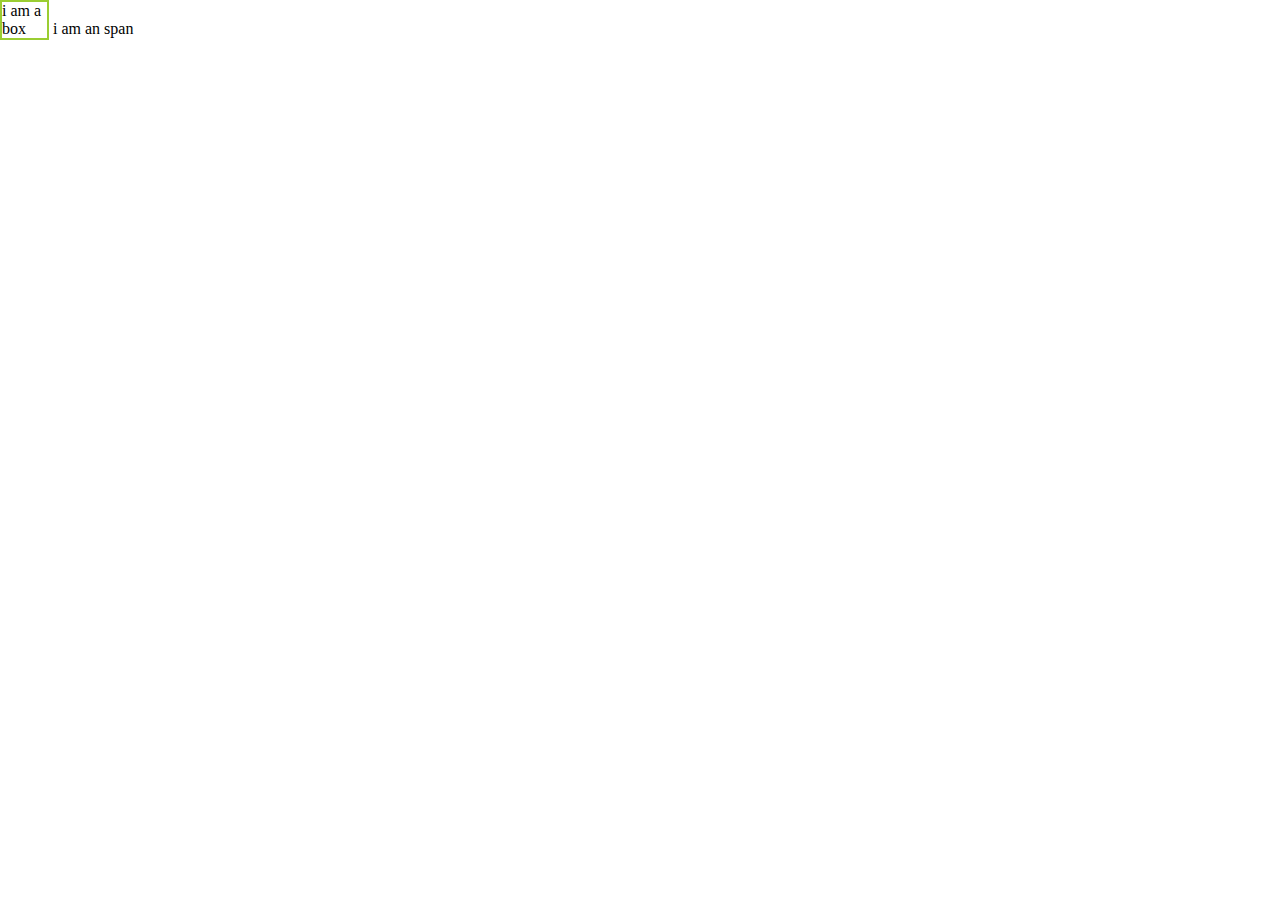
<file: css display properties/index.html>
<!DOCTYPE html>
 <html lang="en">
 <head>
    <meta charset="UTF-8">
    <meta name="viewport" content="width=device-width, initial-scale=1.0">
    <title>Document</title>
    <style>
        *{
            margin: 0;
            padding: 0;
        }
        .box{
            border: 2px solid yellowgreen;
            display: inline-block;
            width: 45px;
        }
    </style>
 </head>
 <body>
   <div class="box">
    i am a box
   </div> 
   <span class="in">i am an span</span>
 </body>
 </html>
</file>
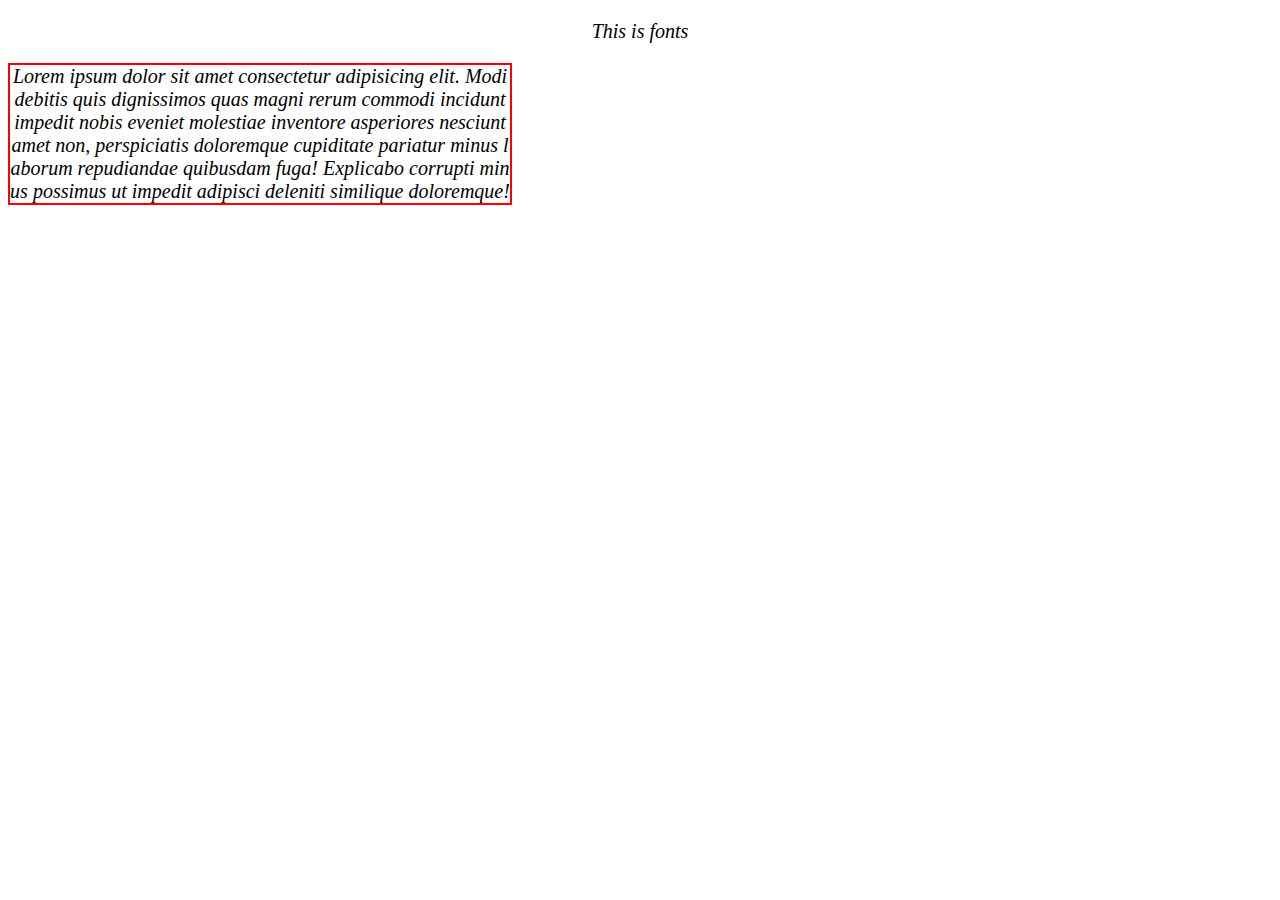
<file: Fonts/index.html>
<!DOCTYPE html>
<html lang="en">

<head>
    <meta charset="UTF-8">
    <meta name="viewport" content="width=device-width, initial-scale=1.0">
    <title>Document</title>

    <style>
        p {
            font-family: cursive;
            font-style: oblique;
            /* font-weight: 100;
            text-decoration: underline dotted; */
            font-size: 20px;
            /* line-height:4;
            letter-spacing:2px */
            /* text-decoration: underline;
            text-decoration-color: rgb(88, 178, 178);
            text-decoration-style: wavy; */
            /* text-indent: 160px; */
            text-align: center;
        }

        .hh {
            width: 500px;
            border: 2px solid red;
            text-overflow: initial;
            overflow: scroll;
            word-break: break-all;
        }
    </style>
</head>

<body>
    <div class="container">
        <p>This is fonts</p>
        <p class="hh">Lorem ipsum dolor sit amet consectetur adipisicing elit. Modi debitis quis dignissimos quas magni
            rerum commodi incidunt impedit nobis eveniet molestiae inventore asperiores nesciunt amet non, perspiciatis
            doloremque cupiditate pariatur minus laborum repudiandae quibusdam fuga! Explicabo corrupti minus possimus
            ut impedit adipisci deleniti similique doloremque!

        </p>
    </div>
</body>

</html>
</file>
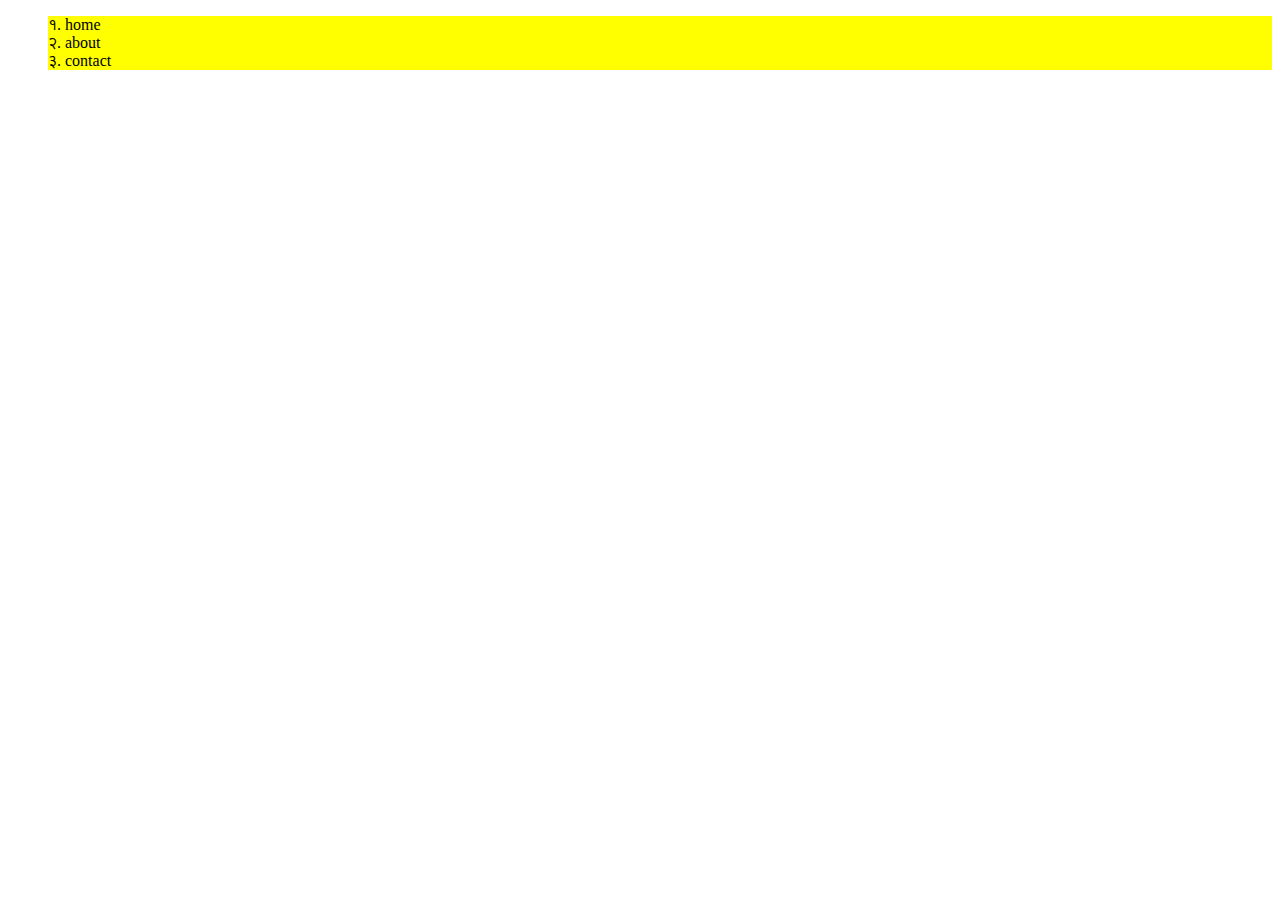
<file: List styling/index.html>
<!DOCTYPE html>
<html lang="en">

<head>
    <meta charset="UTF-8">
    <meta name="viewport" content="width=device-width, initial-scale=1.0">
    <title>Document</title>
    <style>
        nav ul li {
            list-style: devanagari;
            background-color: yellow;
            list-style-position: inside;
        }
    </style>
</head>

<body> 
    <nav>
        <ul>
            <li>home</li>
            <li>about</li>
            <li>contact</li>
        </ul>
    </nav>
</body>

</html>
</file>
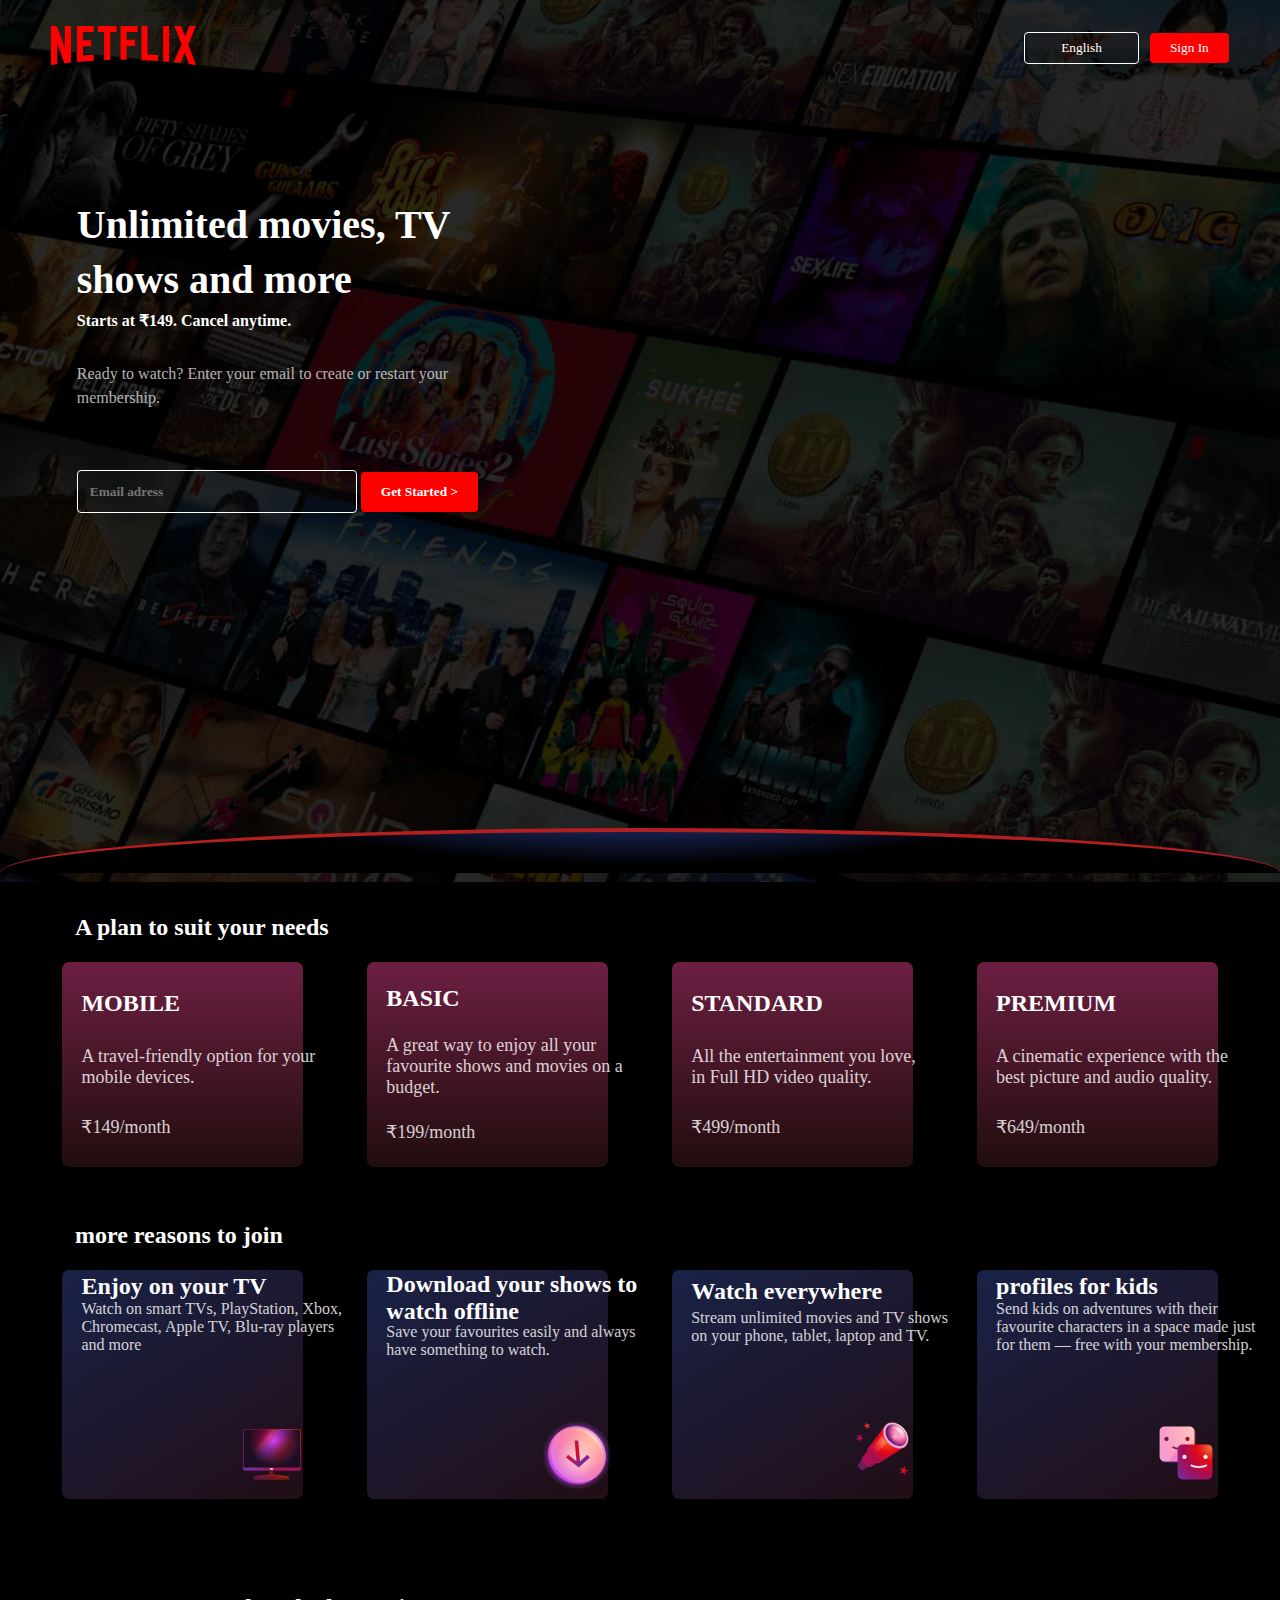
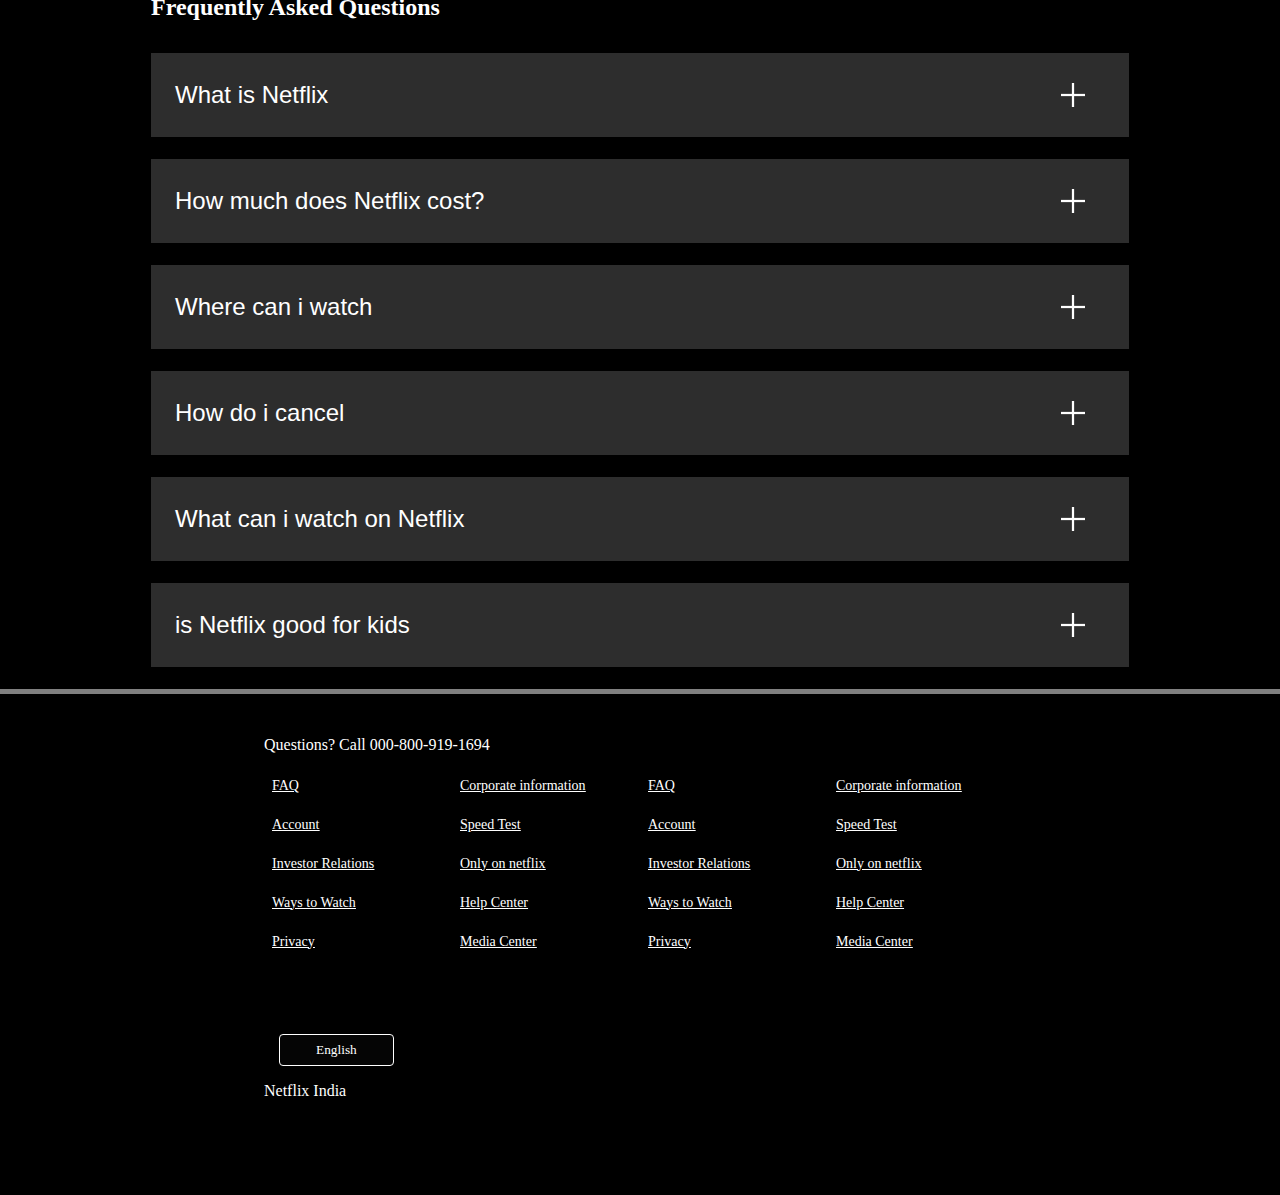
<file: Netflix/index.html>
<!DOCTYPE html>
<html lang="en">

<head>
    <meta charset="UTF-8">
    <meta name="viewport" content="width=device-width, initial-scale=1.0">
    <title>Document</title>
    <link rel="stylesheet" href="style.css">
</head>

<body>
    <div class="main">
        <nav>
            <span id="logo"><img width="85px" src="img/logo.svg" alt="" class="src"></span>
            <div>
                <button class="btn">English</button>
                <button class="sign">Sign In</button>
            </div>
        </nav>
        <div class="box01">
        </div>
        <div class="hero">

            <span class="write1">Unlimited movies, TV </span>
            <span class="write2">shows and more</span>
            <span class="write3"> Starts at ₹149. Cancel anytime.</span>
            <span class="write4">Ready to watch? Enter your email to create or restart your <span
                    class="membership">membership.</span> </span>
            <div class="place">
                <input type="text" placeholder="Email adress">
                <button class="get">Get Started ></button>
            </div>

        </div>
    </div>
    <div class="seperation">
    </div>
    <div class="flex1">

        <div class="text">
            A plan to suit your needs
        </div>
        <div class="box">
            <div class="box1 botI">
                <span class="bot1">MOBILE</span>
                <span class="bot2">A travel-friendly option for your mobile devices.</span>
                <span class="bot3">₹149/month</span>
            </div>
            <div class="box2 botII">
                <span class="bot11">BASIC</span>
                <span class="bot12">A great way to enjoy all your favourite shows and movies on a budget.
                </span>
                <span class="bot13">₹199/month
                </span>

            </div>
            <div class="box3 botIII">
                <span class="bot21">STANDARD</span>
                <span class="bot22">All the entertainment you love, in Full HD video quality.</span>
                <span class="bot23">₹499/month</span>
            </div>
            <div class="box4 botIV">
                <span class="bot31">PREMIUM</span>
                <span class="bot32">A cinematic experience with the best picture and audio quality.</span>
                <span class="bot33">₹649/month</span>
            </div>


        </div>
    </div>
    <div class="flex2">

        <div class="text2">more reasons to join
        </div>
        <div class="boxsec">
            <div class="box5 botV">
                <span class="bot41"> Enjoy on your TV</span>
                <span class="bot42">Watch on smart TVs, PlayStation, Xbox, Chromecast, Apple TV, Blu-ray players and
                    more</span>
                <span class="bot43"><svg width="72" height="72" viewBox="0 0 72 72" fill="none">
                        <g id="television-core-small">
                            <path id="Vector" fill-rule="evenodd" clip-rule="evenodd"
                                d="M37.2 53.3992C37.2 52.7365 36.6628 52.1992 36 52.1992H34.8C34.1373 52.1992 33.6 52.7365 33.6 53.3992V56.2636C33.6 56.9129 33.0834 57.4433 32.4347 57.4739C30.3013 57.5744 28.1719 57.7834 26.0546 58.1011L19.444 59.0926C18.2692 59.2688 17.4 60.2782 17.4 61.4662V62.0992C17.4 62.4304 17.6686 62.6992 18 62.6992H52.8C53.1314 62.6992 53.4 62.4304 53.4 62.0992V61.4662C53.4 60.2782 52.5309 59.2688 51.3561 59.0926L44.7454 58.1011C42.6282 57.7834 40.4987 57.5744 38.3653 57.4739C37.7167 57.4433 37.2 56.9129 37.2 56.2636V53.3992Z"
                                fill="url(#paint0_radial_5179_1308)"></path>
                            <path id="Vector_2"
                                d="M18.6 60.7388C18.6 60.2306 18.9587 59.796 19.4602 59.711C22.0196 59.2775 29.7585 58.0508 35.4 58.0508C41.0415 58.0508 48.7804 59.2775 51.3398 59.711C51.8412 59.796 52.2 60.2306 52.2 60.7388C52.2 60.902 52.0575 61.0268 51.8967 61.0004C50.1219 60.707 40.9704 59.2409 35.4 59.2409C29.8295 59.2409 20.678 60.707 18.9033 61.0004C18.7425 61.0268 18.6 60.902 18.6 60.7388Z"
                                fill="url(#paint1_radial_5179_1308)"></path>
                            <path id="Vector_3"
                                d="M63 12H8.99995C8.00584 12 7.19995 12.8059 7.19995 13.8V51.6C7.19995 52.5941 8.00584 53.4 8.99995 53.4H63C63.9941 53.4 64.8 52.5941 64.8 51.6V13.8C64.8 12.8059 63.9941 12 63 12Z"
                                fill="url(#paint2_linear_5179_1308)"></path>
                            <path id="Vector_4"
                                d="M63 12H8.99995C8.00584 12 7.19995 12.8059 7.19995 13.8V51.6C7.19995 52.5941 8.00584 53.4 8.99995 53.4H63C63.9941 53.4 64.8 52.5941 64.8 51.6V13.8C64.8 12.8059 63.9941 12 63 12Z"
                                fill="url(#paint3_radial_5179_1308)"></path>
                            <path id="Vector_5" fill-rule="evenodd" clip-rule="evenodd"
                                d="M8.99995 12.6H63C63.663 12.6 64.2 13.1372 64.2 13.8V50.4H7.79995V13.8C7.79995 13.1372 8.33719 12.6 8.99995 12.6ZM7.19995 50.4V13.8C7.19995 12.8059 8.00581 12 8.99995 12H63C63.9942 12 64.8 12.8059 64.8 13.8V50.4V51.6C64.8 52.5941 63.9942 53.4 63 53.4H8.99995C8.00581 53.4 7.19995 52.5941 7.19995 51.6V50.4Z"
                                fill="url(#paint4_radial_5179_1308)"></path>
                            <path id="Vector_6"
                                d="M35.4 52.8C36.3941 52.8 37.2 52.3971 37.2 51.9C37.2 51.4029 36.3941 51 35.4 51C34.4059 51 33.6 51.4029 33.6 51.9C33.6 52.3971 34.4059 52.8 35.4 52.8Z"
                                fill="url(#paint5_radial_5179_1308)"></path>
                        </g>
                        <defs>
                            <radialGradient id="paint0_radial_5179_1308" cx="0" cy="0" r="1"
                                gradientUnits="userSpaceOnUse"
                                gradientTransform="translate(50.3269 49.3723) rotate(118.526) scale(55.1579 46.2871)">
                                <stop stop-color="#802600"></stop>
                                <stop offset="0.333333" stop-color="#6F181D"></stop>
                                <stop offset="0.666667" stop-color="#5B1333"></stop>
                                <stop offset="1" stop-color="#391945"></stop>
                            </radialGradient>
                            <radialGradient id="paint1_radial_5179_1308" cx="0" cy="0" r="1"
                                gradientUnits="userSpaceOnUse"
                                gradientTransform="translate(48.1077 53.6128) rotate(158.116) scale(32.7275 42.219)">
                                <stop stop-color="#99421D"></stop>
                                <stop offset="0.333333" stop-color="#99161D"></stop>
                                <stop offset="0.666667" stop-color="#7D1845"></stop>
                                <stop offset="1" stop-color="#59216E"></stop>
                            </radialGradient>
                            <linearGradient id="paint2_linear_5179_1308" x1="10.4727" y1="14.9572" x2="56.1755"
                                y2="51.4814" gradientUnits="userSpaceOnUse">
                                <stop stop-color="#99161D"></stop>
                                <stop offset="0.245283" stop-color="#CA005B"></stop>
                                <stop offset="0.346698" stop-color="#FF479A"></stop>
                                <stop offset="0.46934" stop-color="#CC3CFF"></stop>
                                <stop offset="0.735849" stop-color="#BC1A22"></stop>
                                <stop offset="1" stop-color="#C94FF5"></stop>
                            </linearGradient>
                            <radialGradient id="paint3_radial_5179_1308" cx="0" cy="0" r="1"
                                gradientUnits="userSpaceOnUse"
                                gradientTransform="translate(38.6181 23.8286) rotate(90) scale(25.9571 25.8545)">
                                <stop stop-color="#1C0E20" stop-opacity="0"></stop>
                                <stop offset="1" stop-color="#1C0E20"></stop>
                            </radialGradient>
                            <radialGradient id="paint4_radial_5179_1308" cx="0" cy="0" r="1"
                                gradientUnits="userSpaceOnUse"
                                gradientTransform="translate(54 20.1938) rotate(144.293) scale(47.2897 44.8232)">
                                <stop stop-color="#EF7744"></stop>
                                <stop offset="0.333333" stop-color="#E50914"></stop>
                                <stop offset="0.666667" stop-color="#A70D53"></stop>
                                <stop offset="1" stop-color="#792A95"></stop>
                            </radialGradient>
                            <radialGradient id="paint5_radial_5179_1308" cx="0" cy="0" r="1"
                                gradientUnits="userSpaceOnUse"
                                gradientTransform="translate(36.525 51.3562) rotate(135) scale(4.58735)">
                                <stop stop-color="#FFDCCC"></stop>
                                <stop offset="0.333333" stop-color="#FFBDC0"></stop>
                                <stop offset="0.666667" stop-color="#F89DC6"></stop>
                                <stop offset="1" stop-color="#E4A1FA"></stop>
                            </radialGradient>
                        </defs>
                    </svg></span>
            </div>

            <div class="box6 botVI">
                <span class="bot51">Download your shows to watch offline</span>
                <span class="bot52"> Save your favourites easily and always have something to watch.
                </span>
                <span class="bot53">
                    <svg width="72" height="72" viewBox="0 0 72 72" fill="none">
                        <g id="download-core-small">
                            <path id="Vector"
                                d="M36 70.2008C54.8882 70.2008 70.2001 54.8889 70.2001 36.0008C70.2001 17.1126 54.8882 1.80078 36 1.80078C17.1119 1.80078 1.80005 17.1126 1.80005 36.0008C1.80005 54.8889 17.1119 70.2008 36 70.2008Z"
                                fill="url(#paint0_radial_5179_7940)"></path>
                            <path id="Vector_2" opacity="0.4"
                                d="M64.7658 36.195C65.5206 51.5916 53.7908 63.5824 38.5668 62.977C23.3428 62.3722 10.3893 49.4 9.63446 34.0034C8.87954 18.6068 20.6091 6.61594 35.8331 7.22116C51.0571 7.82638 64.0104 20.7984 64.7658 36.195Z"
                                fill="url(#paint1_radial_5179_7940)"></path>
                            <path id="Vector_3"
                                d="M62.3657 37.9958C63.1205 53.3924 51.3908 65.3832 36.1668 64.7778C20.9428 64.173 7.9893 51.2008 7.23444 35.8041C6.47952 20.4075 18.2091 8.41672 33.4331 9.02194C48.6571 9.62716 61.6103 22.5992 62.3657 37.9958Z"
                                fill="url(#paint2_radial_5179_7940)"></path>
                            <path id="Vector_4" opacity="0.5"
                                d="M64.7658 36.195C65.5206 51.5916 53.7908 63.5824 38.5668 62.977C23.3428 62.3722 10.3893 49.4 9.63446 34.0034C8.87954 18.6068 20.6091 6.61594 35.8331 7.22116C51.0571 7.82638 64.0104 20.7984 64.7658 36.195Z"
                                fill="url(#paint3_radial_5179_7940)"></path>
                            <path id="Vector_5" opacity="0.6"
                                d="M36.9 60.6C48.6636 60.6 58.2 51.0637 58.2 39.3C58.2 27.5363 48.6636 18 36.9 18C25.1363 18 15.6 27.5363 15.6 39.3C15.6 51.0637 25.1363 60.6 36.9 60.6Z"
                                fill="url(#paint4_radial_5179_7940)"></path>
                            <path id="Vector_6" fill-rule="evenodd" clip-rule="evenodd"
                                d="M39.0849 42.2727L46.3387 35.76L48.8945 38.5142L38.9118 47.477L37.8466 48.4333L36.6071 47.477L24.9899 38.5142L27.0434 35.76L35.4849 42.2727L33.6 21.6016H37.2L39.0849 42.2727Z"
                                fill="url(#paint5_radial_5179_7940)"></path>
                            <path id="Vector_7" opacity="0.4" fill-rule="evenodd" clip-rule="evenodd"
                                d="M61.6566 34.9618C61.7832 35.3893 62.391 35.3233 62.3694 34.878C61.6962 21.1369 50.1509 9.55975 36.5817 9.01957C34.4606 8.93515 32.4155 9.12541 30.4772 9.55909C30.0745 9.64915 30.1575 10.2082 30.5697 10.2246C45.0094 10.7979 57.6246 21.2971 61.6566 34.9618Z"
                                fill="url(#paint6_radial_5179_7940)"></path>
                        </g>
                        <defs>
                            <radialGradient id="paint0_radial_5179_7940" cx="0" cy="0" r="1"
                                gradientUnits="userSpaceOnUse"
                                gradientTransform="translate(36.0001 36.1837) rotate(-90) scale(34.3829)">
                                <stop offset="0.782019" stop-color="#982DBE"></stop>
                                <stop offset="0.906819" stop-color="#B038DC" stop-opacity="0.2"></stop>
                                <stop offset="1" stop-color="#E4A1FA" stop-opacity="0"></stop>
                            </radialGradient>
                            <radialGradient id="paint1_radial_5179_7940" cx="0" cy="0" r="1"
                                gradientUnits="userSpaceOnUse"
                                gradientTransform="translate(52.9937 20.0992) rotate(135) scale(49.9836)">
                                <stop stop-color="#FFDCCC"></stop>
                                <stop offset="0.333333" stop-color="#FFBDC0"></stop>
                                <stop offset="0.666667" stop-color="#F89DC6"></stop>
                                <stop offset="1" stop-color="#E4A1FA"></stop>
                            </radialGradient>
                            <radialGradient id="paint2_radial_5179_7940" cx="0" cy="0" r="1"
                                gradientUnits="userSpaceOnUse"
                                gradientTransform="translate(52.7999 19.6937) rotate(135) scale(53.1037)">
                                <stop stop-color="#FFA984"></stop>
                                <stop offset="0.333333" stop-color="#FF787F"></stop>
                                <stop offset="0.666667" stop-color="#F45FA2"></stop>
                                <stop offset="1" stop-color="#C44AF1"></stop>
                            </radialGradient>
                            <radialGradient id="paint3_radial_5179_7940" cx="0" cy="0" r="1"
                                gradientUnits="userSpaceOnUse"
                                gradientTransform="translate(52.9937 20.0992) rotate(135) scale(49.9836)">
                                <stop stop-color="#FFDCCC"></stop>
                                <stop offset="0.333333" stop-color="#FFBDC0"></stop>
                                <stop offset="0.666667" stop-color="#F89DC6"></stop>
                                <stop offset="1" stop-color="#E4A1FA"></stop>
                            </radialGradient>
                            <radialGradient id="paint4_radial_5179_7940" cx="0" cy="0" r="1"
                                gradientUnits="userSpaceOnUse" gradientTransform="translate(36.9 39.3) scale(21.3)">
                                <stop stop-color="white"></stop>
                                <stop offset="1" stop-color="white" stop-opacity="0"></stop>
                            </radialGradient>
                            <radialGradient id="paint5_radial_5179_7940" cx="0" cy="0" r="1"
                                gradientUnits="userSpaceOnUse"
                                gradientTransform="translate(31.2 32.1016) rotate(39.5226) scale(15.5567)">
                                <stop stop-color="#EF7744"></stop>
                                <stop offset="0.2406" stop-color="#E50914"></stop>
                                <stop offset="1" stop-color="#792A95"></stop>
                            </radialGradient>
                            <radialGradient id="paint6_radial_5179_7940" cx="0" cy="0" r="1"
                                gradientUnits="userSpaceOnUse"
                                gradientTransform="translate(50.7 21.3) rotate(-180) scale(30)">
                                <stop stop-color="white"></stop>
                                <stop offset="1" stop-color="white" stop-opacity="0"></stop>
                            </radialGradient>
                        </defs>
                    </svg>
                </span>

            </div>
            <div class="box7 botVII">
                <span class="bot61"> Watch everywhere</span>
                <span class="bot62"> Stream unlimited movies and TV shows on your phone, tablet, laptop and TV.</span>
                <span class="bot63"> <svg width="72" height="72" viewBox="0 0 72 72" fill="none">
                        <g id="telescope-core-small">
                            <path id="Vector"
                                d="M24.0492 36.6016L33.6 46.3898L17.8029 56.8633C17.8029 56.8633 15.8891 57.6983 13.625 55.2638C11.361 52.8293 12.1235 51.238 12.1235 51.238L24.0492 36.6016Z"
                                fill="url(#paint0_radial_5179_1664)"></path>
                            <path id="Vector_2"
                                d="M25.0344 34.1992L36 46.151L25.0616 53.8043C25.0616 53.8043 21.8289 55.0984 18.0987 51.0172C14.3686 46.9358 15.9198 44.5105 15.9198 44.5105L25.0344 34.1992Z"
                                fill="url(#paint1_radial_5179_1664)"></path>
                            <path id="Vector_3"
                                d="M39 13.0195L59.1 33.6788L32.5325 50.4142C32.5325 50.4142 28.7459 50.2552 24.3978 45.4897C20.0498 40.7243 21.4096 35.8101 21.4096 35.8101L39 13.0195Z"
                                fill="url(#paint2_radial_5179_1664)"></path>
                            <path id="Vector_4"
                                d="M57.6709 15.3516C63.1044 21.2807 63.9858 29.2883 59.6386 33.2371C55.2916 37.186 47.3628 35.5806 41.9292 29.6515C36.4954 23.7224 35.6145 15.7148 39.9615 11.766C44.3084 7.81716 52.2372 9.42252 57.6709 15.3516Z"
                                fill="url(#paint3_radial_5179_1664)"></path>
                            <path id="Vector_5"
                                d="M58.3787 31.255C54.8121 34.5032 48.2143 33.0817 43.6421 28.0798C39.07 23.078 38.2547 16.39 41.8213 13.1419C45.3879 9.89364 51.9857 11.3152 56.5579 16.3171C61.1298 21.3189 61.9452 28.0069 58.3787 31.255Z"
                                fill="url(#paint4_radial_5179_1664)"></path>
                            <path id="Vector_6" opacity="0.85"
                                d="M59.6783 28.823C60.576 24.1785 59.6544 20.5934 56.1603 16.6199C52.6662 12.6464 47.3508 10.8657 43.7796 12.7598C39.371 15.098 48.3734 13.5961 53.4577 19.5815C57.8259 24.724 58.8516 33.1009 59.6783 28.823Z"
                                fill="url(#paint5_radial_5179_1664)"></path>
                            <path id="Vector_7" opacity="0.4"
                                d="M50.3979 25.2452C50.4549 26.7239 49.2932 27.7677 47.8032 27.5766C46.3131 27.3856 45.059 26.032 45.002 24.5532C44.945 23.0745 46.1067 22.0307 47.5968 22.2218C49.0868 22.4128 50.341 23.7664 50.3979 25.2452Z"
                                fill="url(#paint6_radial_5179_1664)"></path>
                            <path id="Vector_8" opacity="0.6"
                                d="M36.9217 21.0039L26.4258 34.3627C26.3297 36.4604 28.2903 39.5534 30.0334 40.8344L41.2345 29.9105C39.6 28.2005 36.9591 24.1025 36.9217 21.0039Z"
                                fill="url(#paint7_radial_5179_1664)"></path>
                            <path id="Vector_9" fill-rule="evenodd" clip-rule="evenodd"
                                d="M20.0576 9.60156L21.479 11.7187L24 11.0654L22.3575 13.0272L23.7789 15.1444L21.3424 14.2397L19.7 16.2016L19.8365 13.6806L17.4 12.7759L19.9209 12.1225L20.0576 9.60156ZM58.776 52.8016L58.9623 56.4685L62.4 57.4188L59.0774 58.7347L59.2637 62.4016L57.0239 59.548L53.7014 60.8638L55.6397 57.7843L53.4 54.9307L56.8377 55.8811L58.776 52.8016ZM15.206 24.2101L15.8768 21.0016L13.4793 23.1964L10.6853 21.5563L11.9975 24.553L9.59998 26.7478L12.8085 26.405L14.1207 29.4016L14.7915 26.1931L18 25.8502L15.206 24.2101Z"
                                fill="url(#paint8_linear_5179_1664)"></path>
                        </g>
                        <defs>
                            <radialGradient id="paint0_radial_5179_1664" cx="0" cy="0" r="1"
                                gradientUnits="userSpaceOnUse"
                                gradientTransform="translate(36.6875 32.7016) rotate(135) scale(34.9134)">
                                <stop stop-color="#99421D"></stop>
                                <stop offset="0.333333" stop-color="#99161D"></stop>
                                <stop offset="0.666667" stop-color="#7D1845"></stop>
                                <stop offset="1" stop-color="#59216E"></stop>
                            </radialGradient>
                            <radialGradient id="paint1_radial_5179_1664" cx="0" cy="0" r="1"
                                gradientUnits="userSpaceOnUse"
                                gradientTransform="translate(42.5937 27.2992) rotate(135) scale(44.5477 44.5279)">
                                <stop stop-color="#EF7744"></stop>
                                <stop offset="0.333333" stop-color="#E50914"></stop>
                                <stop offset="0.666667" stop-color="#A70D53"></stop>
                                <stop offset="1" stop-color="#792A95"></stop>
                            </radialGradient>
                            <radialGradient id="paint2_radial_5179_1664" cx="0" cy="0" r="1"
                                gradientUnits="userSpaceOnUse"
                                gradientTransform="translate(42.3 29.106) rotate(135) scale(31.8127)">
                                <stop stop-color="#FB540D"></stop>
                                <stop offset="0.333333" stop-color="#E50914"></stop>
                                <stop offset="0.666667" stop-color="#A70D53"></stop>
                                <stop offset="1" stop-color="#792A95"></stop>
                            </radialGradient>
                            <radialGradient id="paint3_radial_5179_1664" cx="0" cy="0" r="1"
                                gradientUnits="userSpaceOnUse"
                                gradientTransform="translate(57.675 14.7078) rotate(134.326) scale(24.0433 24.0367)">
                                <stop stop-color="#FFDCCC"></stop>
                                <stop offset="0.333333" stop-color="#FFBDC0"></stop>
                                <stop offset="0.666667" stop-color="#F89DC6"></stop>
                                <stop offset="1" stop-color="#E4A1FA"></stop>
                            </radialGradient>
                            <radialGradient id="paint4_radial_5179_1664" cx="0" cy="0" r="1"
                                gradientUnits="userSpaceOnUse"
                                gradientTransform="translate(52.1305 21.273) rotate(141.875) scale(9.87138 12.8159)">
                                <stop offset="0.307292" stop-color="#F89DC6"></stop>
                                <stop offset="0.645392" stop-color="#E75094"></stop>
                                <stop offset="1" stop-color="#59216E"></stop>
                            </radialGradient>
                            <radialGradient id="paint5_radial_5179_1664" cx="0" cy="0" r="1"
                                gradientUnits="userSpaceOnUse"
                                gradientTransform="translate(55.8 15.6) rotate(135) scale(13.1522)">
                                <stop stop-color="white"></stop>
                                <stop offset="1" stop-color="white" stop-opacity="0"></stop>
                            </radialGradient>
                            <radialGradient id="paint6_radial_5179_1664" cx="0" cy="0" r="1"
                                gradientUnits="userSpaceOnUse"
                                gradientTransform="translate(49.2362 22.9648) rotate(131.079) scale(5.08644 6.006)">
                                <stop stop-color="white"></stop>
                                <stop offset="1" stop-color="white" stop-opacity="0"></stop>
                            </radialGradient>
                            <radialGradient id="paint7_radial_5179_1664" cx="0" cy="0" r="1"
                                gradientUnits="userSpaceOnUse"
                                gradientTransform="translate(36.8758 29.1353) rotate(137.622) scale(13.5764)">
                                <stop stop-color="#FFA984"></stop>
                                <stop offset="1" stop-color="#F7636B" stop-opacity="0"></stop>
                            </radialGradient>
                            <linearGradient id="paint8_linear_5179_1664" x1="44.65" y1="27.9016" x2="24.25" y2="48.3016"
                                gradientUnits="userSpaceOnUse">
                                <stop stop-color="#EF7744"></stop>
                                <stop offset="0.333333" stop-color="#E50914"></stop>
                                <stop offset="0.666667" stop-color="#A70D53"></stop>
                                <stop offset="1" stop-color="#792A95"></stop>
                            </linearGradient>
                        </defs>
                    </svg></span>
            </div>

            <div class="box8 botVIII">
                <span class="bot71"> profiles for kids</span>
                <span class="bot72"> Send kids on adventures with their favourite characters in a space made just for
                    them — free with your membership.</span>
                <span class="bot73"> <svg width="72" height="72" viewBox="0 0 72 72" fill="none">
                        <g id="profiles-core-small">
                            <path id="Vector"
                                d="M10.8 15.6008C10.8 12.9499 12.949 10.8008 15.5999 10.8008H40.8C43.4509 10.8008 45.6 12.9498 45.6 15.6008V40.8007C45.6 43.4516 43.4509 45.6007 40.8 45.6007H15.6C12.949 45.6007 10.8 43.4517 10.8 40.8007V15.6008Z"
                                fill="url(#paint0_radial_5179_7919)"></path>
                            <path id="Vector_2"
                                d="M9.59998 14.4016C9.59998 11.7506 11.749 9.60162 14.4 9.60156H39.6C42.251 9.60156 44.4 11.7506 44.4 14.4016V39.6015C44.4 42.2525 42.251 44.4015 39.6 44.4015H14.4C11.749 44.4016 9.59998 42.2525 9.59998 39.6015V14.4016Z"
                                fill="url(#paint1_radial_5179_7919)"></path>
                            <path id="Vector_3"
                                d="M18.6 21.9008C18.6 23.0606 17.6598 24.0008 16.5 24.0008C15.3402 24.0008 14.4 23.0606 14.4 21.9008C14.4 20.741 15.3402 19.8008 16.5 19.8008C17.6598 19.8008 18.6 20.741 18.6 21.9008Z"
                                fill="url(#paint2_radial_5179_7919)"></path>
                            <path id="Vector_4"
                                d="M39.6 21.9008C39.6 23.0606 38.6598 24.0008 37.5 24.0008C36.3402 24.0008 35.4 23.0606 35.4 21.9008C35.4 20.741 36.3402 19.8008 37.5 19.8008C38.6598 19.8008 39.6 20.741 39.6 21.9008Z"
                                fill="url(#paint3_radial_5179_7919)"></path>
                            <path id="Vector_5"
                                d="M23.6713 29.4501C23.2437 29.1967 22.6917 29.3379 22.4383 29.7655C22.1848 30.1932 22.3261 30.7452 22.7537 30.9986C23.8254 31.6337 26.769 32.7744 30.6375 32.7744C34.506 32.7744 37.4497 31.6337 38.5213 30.9986C38.949 30.7452 39.0902 30.1932 38.8368 29.7655C38.5834 29.3379 38.0313 29.1967 37.6037 29.4501C36.8191 29.9151 34.194 30.9744 30.6375 30.9744C27.081 30.9744 24.456 29.9151 23.6713 29.4501Z"
                                fill="url(#paint4_radial_5179_7919)"></path>
                            <path id="Vector_6" opacity="0.35"
                                d="M19.2 44.4016H28.2L32.4 27.6016C30.2787 28.1801 28.4542 29.5387 27.2921 31.4053L19.2 44.4016Z"
                                fill="url(#paint5_radial_5179_7919)"></path>
                            <path id="Vector_7"
                                d="M27.6 32.4016C27.6 29.7506 29.749 27.6016 32.4 27.6016L57.6 27.6016C60.2508 27.6016 62.4 29.7506 62.4 32.4016V57.6015C62.4 60.2524 60.2508 62.4016 57.6 62.4016H32.4C29.749 62.4016 27.6 60.2524 27.6 57.6016V32.4016Z"
                                fill="url(#paint6_radial_5179_7919)"></path>
                            <path id="Vector_8"
                                d="M36.6 39.9008C36.6 41.0606 35.6598 42.0008 34.5 42.0008C33.3402 42.0008 32.4 41.0606 32.4 39.9008C32.4 38.741 33.3402 37.8008 34.5 37.8008C35.6598 37.8008 36.6 38.741 36.6 39.9008Z"
                                fill="url(#paint7_radial_5179_7919)"></path>
                            <path id="Vector_9"
                                d="M57.6 39.9008C57.6 41.0606 56.6598 42.0008 55.5 42.0008C54.3402 42.0008 53.4 41.0606 53.4 39.9008C53.4 38.741 54.3402 37.8008 55.5 37.8008C56.6598 37.8008 57.6 38.741 57.6 39.9008Z"
                                fill="url(#paint8_radial_5179_7919)"></path>
                            <path id="Vector_10"
                                d="M41.8213 47.6025C41.3937 47.349 40.8416 47.4903 40.5882 47.9179C40.3348 48.3455 40.476 48.8976 40.9037 49.1509C41.9753 49.786 44.919 50.9267 48.7875 50.9267C52.656 50.9267 55.5996 49.786 56.6713 49.1509C57.0989 48.8976 57.2402 48.3455 56.9867 47.9179C56.7333 47.4903 56.1813 47.349 55.7537 47.6025C54.969 48.0674 52.344 49.1267 48.7875 49.1267C45.231 49.1267 42.6059 48.0674 41.8213 47.6025Z"
                                fill="url(#paint9_radial_5179_7919)"></path>
                        </g>
                        <defs>
                            <radialGradient id="paint0_radial_5179_7919" cx="0" cy="0" r="1"
                                gradientUnits="userSpaceOnUse"
                                gradientTransform="translate(39.075 17.6882) rotate(135) scale(32.8097)">
                                <stop stop-color="#99421D"></stop>
                                <stop offset="0.333333" stop-color="#99161D"></stop>
                                <stop offset="0.666667" stop-color="#7D1845"></stop>
                                <stop offset="1" stop-color="#59216E"></stop>
                            </radialGradient>
                            <radialGradient id="paint1_radial_5179_7919" cx="0" cy="0" r="1"
                                gradientUnits="userSpaceOnUse"
                                gradientTransform="translate(62.4 8.70157) rotate(133.87) scale(75.3216)">
                                <stop stop-color="#FFDCCC"></stop>
                                <stop offset="0.333333" stop-color="#FFBDC0"></stop>
                                <stop offset="0.666667" stop-color="#F89DC6"></stop>
                                <stop offset="1" stop-color="#E4A1FA"></stop>
                            </radialGradient>
                            <radialGradient id="paint2_radial_5179_7919" cx="0" cy="0" r="1"
                                gradientUnits="userSpaceOnUse"
                                gradientTransform="translate(60.3 11.1008) rotate(133.939) scale(68.7426 55.9547)">
                                <stop stop-color="#99421D"></stop>
                                <stop offset="0.333333" stop-color="#99161D"></stop>
                                <stop offset="0.666667" stop-color="#7D1845"></stop>
                                <stop offset="1" stop-color="#59216E"></stop>
                            </radialGradient>
                            <radialGradient id="paint3_radial_5179_7919" cx="0" cy="0" r="1"
                                gradientUnits="userSpaceOnUse"
                                gradientTransform="translate(60.3 11.1008) rotate(133.939) scale(68.7426 55.9547)">
                                <stop stop-color="#99421D"></stop>
                                <stop offset="0.333333" stop-color="#99161D"></stop>
                                <stop offset="0.666667" stop-color="#7D1845"></stop>
                                <stop offset="1" stop-color="#59216E"></stop>
                            </radialGradient>
                            <radialGradient id="paint4_radial_5179_7919" cx="0" cy="0" r="1"
                                gradientUnits="userSpaceOnUse"
                                gradientTransform="translate(60.3 11.0994) rotate(133.939) scale(68.7426 55.9548)">
                                <stop stop-color="#99421D"></stop>
                                <stop offset="0.333333" stop-color="#99161D"></stop>
                                <stop offset="0.666667" stop-color="#7D1845"></stop>
                                <stop offset="1" stop-color="#59216E"></stop>
                            </radialGradient>
                            <radialGradient id="paint5_radial_5179_7919" cx="0" cy="0" r="1"
                                gradientUnits="userSpaceOnUse"
                                gradientTransform="translate(39.6 27.9016) rotate(135) scale(23.3345)">
                                <stop stop-color="#FFA984"></stop>
                                <stop offset="0.333333" stop-color="#FF787F"></stop>
                                <stop offset="0.666667" stop-color="#F45FA2"></stop>
                                <stop offset="1" stop-color="#C44AF1"></stop>
                            </radialGradient>
                            <radialGradient id="paint6_radial_5179_7919" cx="0" cy="0" r="1"
                                gradientUnits="userSpaceOnUse"
                                gradientTransform="translate(61.8 29.7016) rotate(135) scale(43.2749)">
                                <stop stop-color="#EF7744"></stop>
                                <stop offset="0.333333" stop-color="#E50914"></stop>
                                <stop offset="0.666667" stop-color="#A70D53"></stop>
                                <stop offset="1" stop-color="#792A95"></stop>
                            </radialGradient>
                            <radialGradient id="paint7_radial_5179_7919" cx="0" cy="0" r="1"
                                gradientUnits="userSpaceOnUse"
                                gradientTransform="translate(62.1 11.1008) rotate(137.146) scale(73.6614 60.3576)">
                                <stop stop-color="#FFDCCC"></stop>
                                <stop offset="0.333333" stop-color="#FDF6F6"></stop>
                                <stop offset="0.666667" stop-color="#FADCE9"></stop>
                                <stop offset="1" stop-color="#E4A1FA"></stop>
                            </radialGradient>
                            <radialGradient id="paint8_radial_5179_7919" cx="0" cy="0" r="1"
                                gradientUnits="userSpaceOnUse"
                                gradientTransform="translate(62.1 11.1008) rotate(137.146) scale(73.6614 60.3576)">
                                <stop stop-color="#FFDCCC"></stop>
                                <stop offset="0.333333" stop-color="#FDF6F6"></stop>
                                <stop offset="0.666667" stop-color="#FADCE9"></stop>
                                <stop offset="1" stop-color="#E4A1FA"></stop>
                            </radialGradient>
                            <radialGradient id="paint9_radial_5179_7919" cx="0" cy="0" r="1"
                                gradientUnits="userSpaceOnUse"
                                gradientTransform="translate(62.1 11.1017) rotate(137.146) scale(73.6614 60.3576)">
                                <stop stop-color="#FFDCCC"></stop>
                                <stop offset="0.333333" stop-color="#FDF6F6"></stop>
                                <stop offset="0.666667" stop-color="#FADCE9"></stop>
                                <stop offset="1" stop-color="#E4A1FA"></stop>
                            </radialGradient>
                        </defs>
                    </svg></span>
            </div>

        </div>
    </div>
    </div>
    </div>
    </div>
    

    </div>
    <section class="faq">
    <h2>Frequently Asked Questions</h2>
<div class="allbox">
        <div class="faqbox">
            <span>What is Netflix</span>
            <svg id="plussvg" width="24" height="24" viewBox="0 0 24 24" fill="white" xmlns="http://www.w3.org/2000/svg">
                <path d="M12 4V20" stroke="white" stroke-width="1.5" stroke-linejoin="round"/>
                <path d="M4 12H20" stroke="white" stroke-width="1.5" stroke-linejoin="round"/>
            </svg>
            
        </div>

        <div class="faqbox">
            <span>How much does Netflix cost?</span>
            <svg id="plussvg" width="24" height="24" viewBox="0 0 24 24" fill="white" xmlns="http://www.w3.org/2000/svg">
                <path d="M12 4V20" stroke="white" stroke-width="1.5" stroke-linejoin="round"/>
                <path d="M4 12H20" stroke="white" stroke-width="1.5" stroke-linejoin="round"/>
            </svg>
            
        </div><div class="faqbox">
            <span>Where can i watch</span>
            <svg id="plussvg" width="24" height="24" viewBox="0 0 24 24" fill="white" xmlns="http://www.w3.org/2000/svg">
                <path d="M12 4V20" stroke="white" stroke-width="1.5" stroke-linejoin="round"/>
                <path d="M4 12H20" stroke="white" stroke-width="1.5" stroke-linejoin="round"/>
            </svg>
            
        </div><div class="faqbox">
            <span>How do i cancel</span>
            <svg id="plussvg" width="24" height="24" viewBox="0 0 24 24" fill="white" xmlns="http://www.w3.org/2000/svg">
                <path d="M12 4V20" stroke="white" stroke-width="1.5" stroke-linejoin="round"/>
                <path d="M4 12H20" stroke="white" stroke-width="1.5" stroke-linejoin="round"/>
            </svg>
            
        </div><div class="faqbox">
            <span>What can i watch on Netflix</span>
            <svg id="plussvg" width="24" height="24" viewBox="0 0 24 24" fill="white" xmlns="http://www.w3.org/2000/svg">
                <path d="M12 4V20" stroke="white" stroke-width="1.5" stroke-linejoin="round"/>
                <path d="M4 12H20" stroke="white" stroke-width="1.5" stroke-linejoin="round"/>
            </svg>
            
        </div>
    
    
    <div class="faqbox">
        <span>is Netflix good for kids</span>
        <svg id="plussvg" width="24" height="24" viewBox="0 0 24 24" fill="white" xmlns="http://www.w3.org/2000/svg">
            <path d="M12 4V20" stroke="white" stroke-width="1.5" stroke-linejoin="round"/>
            <path d="M4 12H20" stroke="white" stroke-width="1.5" stroke-linejoin="round"/>
        </svg>
        
    </div>
</div>
</section>

<div class="sepration"></div>

<footer>
    <div>Questions? Call 000-800-919-1694</div>
    <div class="footer">
        
    <div class="footer-items">
        
        <a href="faq">FAQ</a>
        <a href="faq">Account</a>
        <a href="faq">Investor Relations</a>
        <a href="faq">Ways to Watch </a>
        <a href="faq">Privacy</a>
    </div>
    <div class="footer-items">
        <a href="faq">Corporate information</a>
        <a href="faq">Speed Test</a>
        <a href="faq">Only on netflix</a>
        <a href="faq">Help Center</a>
        <a href="faq">Media Center</a>
    </div>
    <div class="footer-items">
        <a href="faq">FAQ</a>
        <a href="faq">Account</a>
        <a href="faq">Investor Relations</a>
        <a href="faq">Ways to Watch </a>
        <a href="faq">Privacy</a>
    </div>
    <div class="footer-items">
        <a href="faq">Corporate information</a>
        <a href="faq">Speed Test</a>
        <a href="faq">Only on netflix</a>
        <a href="faq">Help Center</a>
        <a href="faq">Media Center</a>
    </div>
    </div>
    <div>
  <button class="btn2">English</button>
    </div>
<div class="netflixindia">
    Netflix India
</div>
</footer>

</body>

</html>
</file>
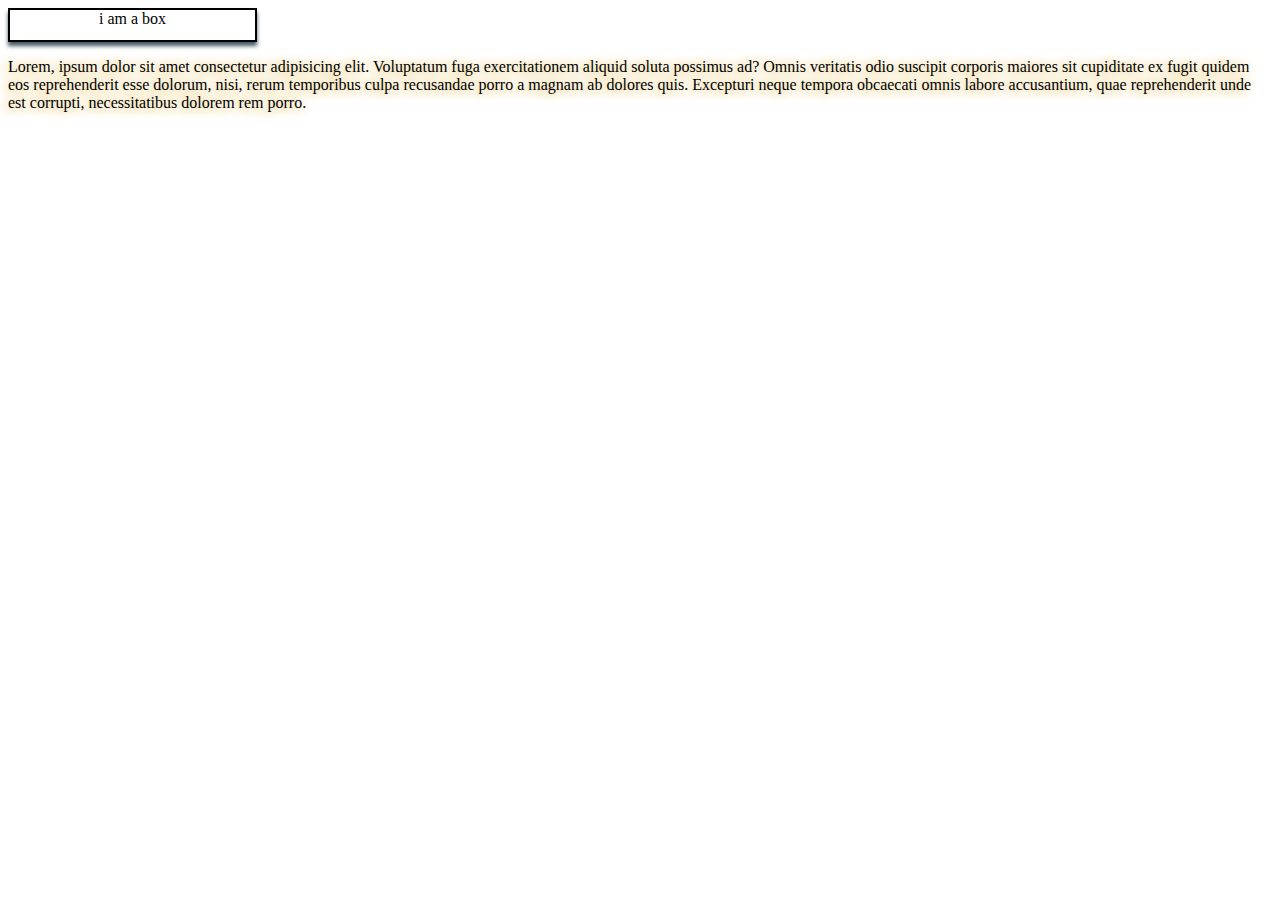
<file: outline and shadows/index.html>
<!DOCTYPE html>
<html lang="en">

<head>
    <meta charset="UTF-8">
    <meta name="viewport" content="width=device-width, initial-scale=1.0">
    <title>Document</title>
    <style>
        .box {
            width: 245px;
            height: 30px;
            border: 2px solid black;
            text-align: center;
            box-shadow: 0px 4px 4px #455A64;

        }
        .hi{
            text-shadow: -3px 1px 12px #daa520f5;
        }
    </style>
</head>

<body>
    <div class="box">

        i am a box
    </div>
    <p class="hi">
        Lorem, ipsum dolor sit amet consectetur adipisicing elit. Voluptatum fuga exercitationem aliquid soluta possimus
        ad? Omnis veritatis odio suscipit corporis maiores sit cupiditate ex fugit quidem eos reprehenderit esse
        dolorum, nisi, rerum temporibus culpa recusandae porro a magnam ab dolores quis. Excepturi neque tempora
        obcaecati omnis labore accusantium, quae reprehenderit unde est corrupti, necessitatibus dolorem rem porro.
    </p>
</body>

</html>
</file>
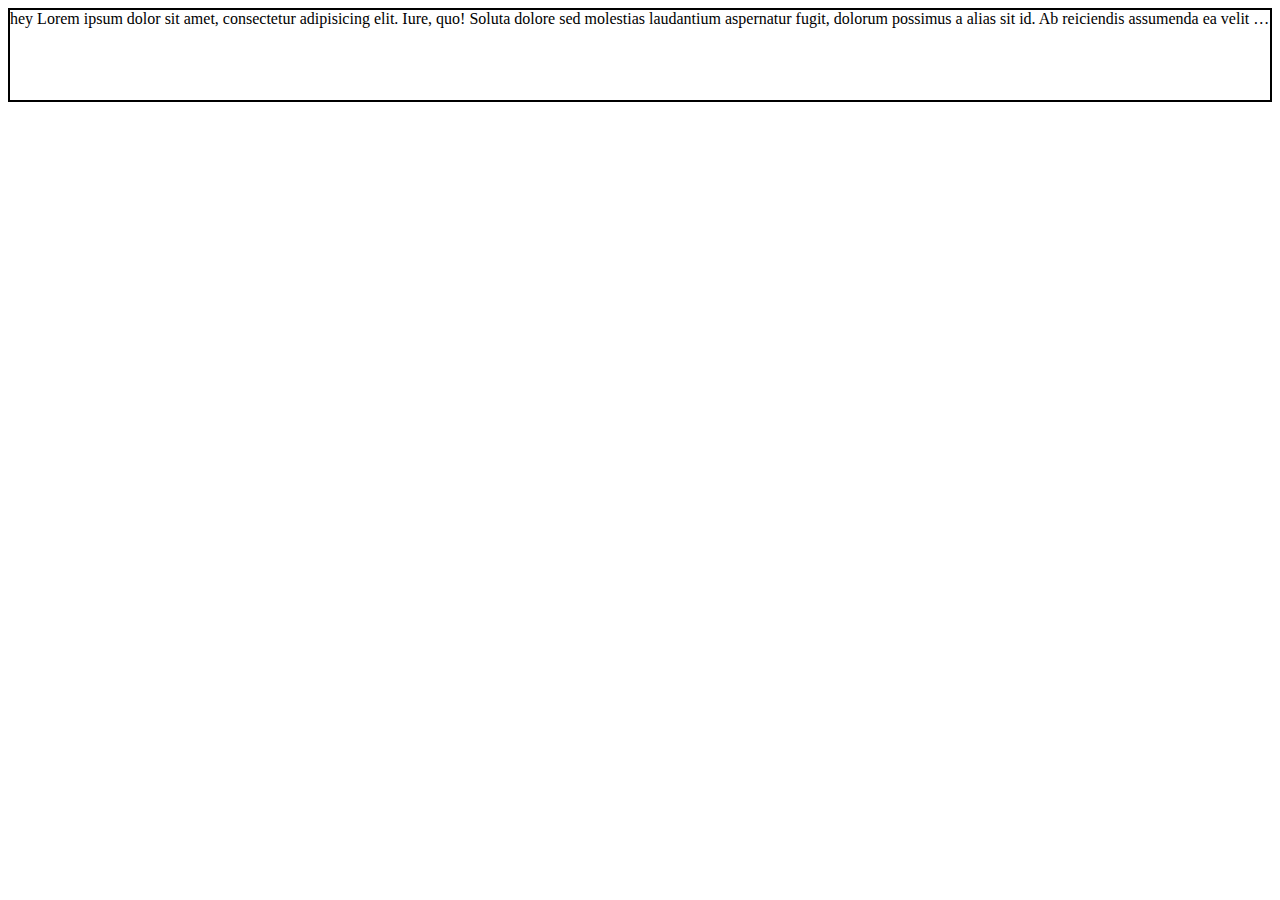
<file: overflow/index.html>
<!DOCTYPE html>
<html lang="en">

<head>
    <meta charset="UTF-8">
    <meta name="viewport" content="width=device-width, initial-scale=1.0">
    <title>Document</title>
    <style>
.box{
    width: 106 vh;
    height:10vh;
    border: 2px solid black;
    overflow: scroll;
    white-space: nowrap;
    text-overflow: ellipsis;
}
    </style>
</head>

<body>
    <div class="box">
        hey Lorem ipsum dolor sit amet, consectetur adipisicing elit. Iure, quo! Soluta dolore sed molestias laudantium
        aspernatur fugit, dolorum possimus a alias sit id. Ab reiciendis assumenda ea velit ipsum accusamus aliquid
        voluptas, deleniti quae consectetur ducimus officia porro animi? Deleniti recusandae autem itaque deserunt quod
        quidem earum assumenda. Et molestias nisi error ex, quam excepturi in.
    </div>
</body>

</html>
</file>
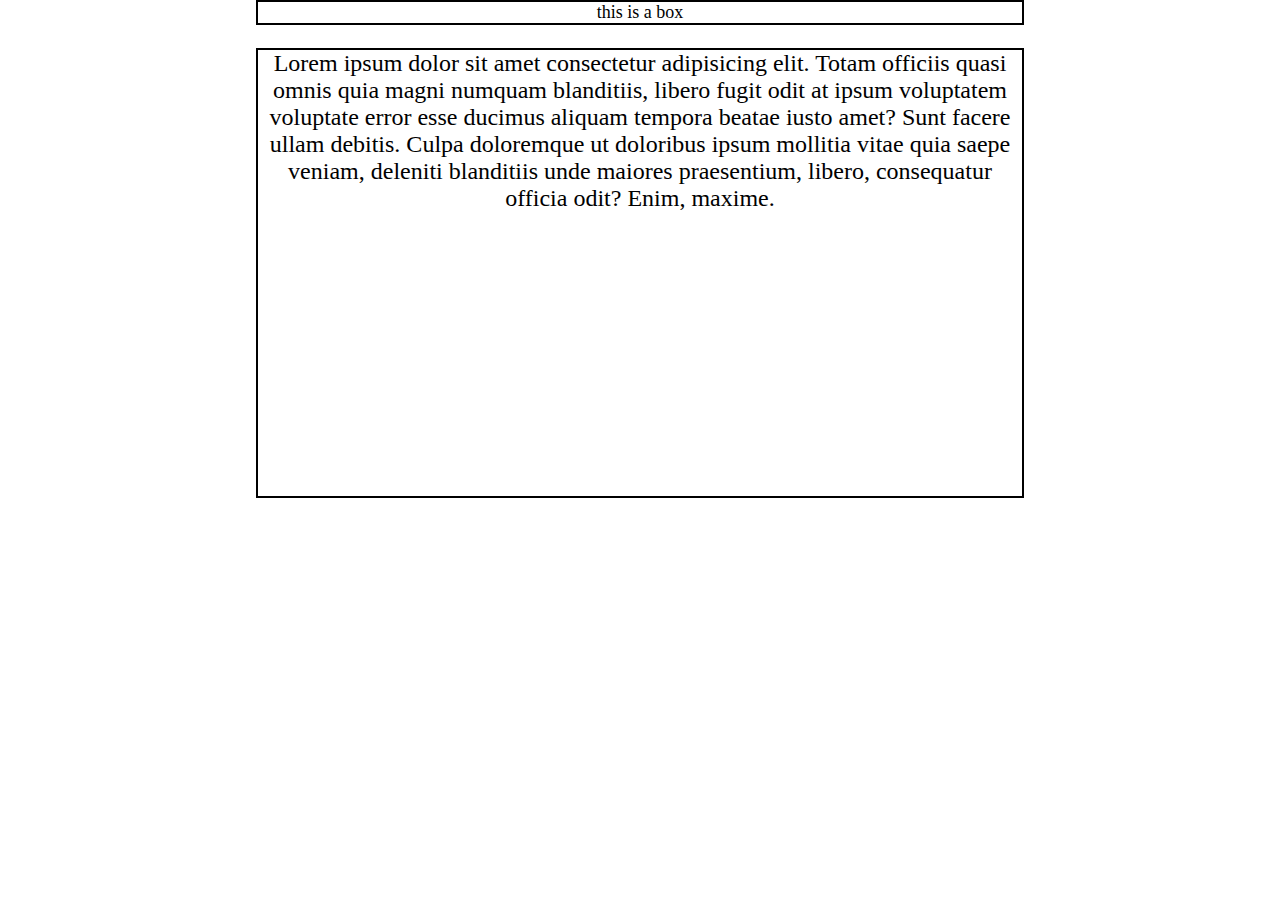
<file: sizing/index.html>
<!DOCTYPE html>
<html lang="en">

<head>
    <meta charset="UTF-8">
    <meta name="viewport" content="width=device-width, initial-scale=1.0">
    <title>Document</title>
    <style>
        * {
            margin: 0;
            padding: 0;
        }

        html{
            font-size: 12px;
        }

        .box {
            border: 2px solid black;
            box-sizing: border-box;
            width: 60vw;
            margin: auto;
            font-size: 18px;
            text-align: center;

        }
        .container{
            border: 2px solid black;
            box-sizing: border-box;
            width: 60vw;
            height:50vh;
            /* font-size: 2em; */
            font-size: 2rem;
            margin: 23px auto;
            text-align: center;
        }
    </style>
</head>

<body>
    <div class="box">
        this is a box
    </div>
    <div class="container">
        Lorem ipsum dolor sit amet consectetur adipisicing elit. Totam officiis quasi omnis quia magni numquam
        blanditiis, libero fugit odit at ipsum voluptatem voluptate error esse ducimus aliquam tempora beatae iusto
        amet? Sunt facere ullam debitis. Culpa doloremque ut doloribus ipsum mollitia vitae quia saepe veniam, deleniti
        blanditiis unde maiores praesentium, libero, consequatur officia odit? Enim, maxime.
    </div>
</body>

</html>
</file>
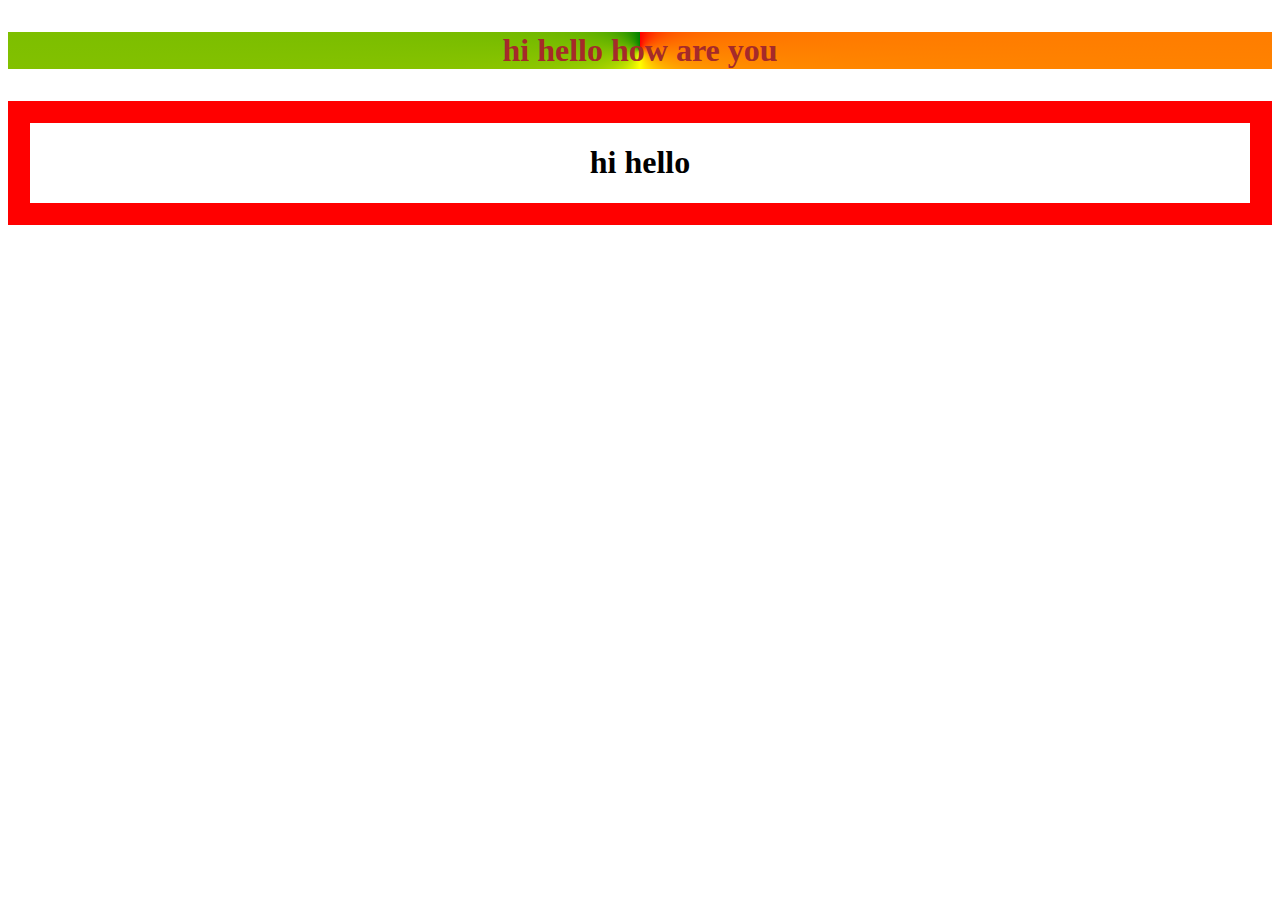
<file: Basic/basic.html>
<!DOCTYPE html>
<html lang="en">

<head>
    <meta charset="UTF-8">
    <meta name="viewport" content="width=device-width, initial-scale=1.0">
    <link href="basics.css" rel="stylesheet" />

    <title>css basics</title>
</head>

<body>
    <div class="container" id="hi">
        <h1>
<p>hi hello how are you</p>
</h1>
        </div>
        <div class="hello">
<h1>hi hello</h1>
        </div>
</body>

</html>
</file>
<file: Netflix/style.css>
* {
    margin: 0;
    padding: 0;

}

body{
    background: black;
    overflow-x: hidden;
    
}

.main {
    background-color: black;
    background-image: url("img/img.jpg");
    background-repeat: no-repeat;
    background-position: center center;
    height: 98vh;
    background-size: max(1700px, 100vw);
    position: relative;

}
.main img.jpg{
width: 5vw;
}

.main .box01 {
    height: 98vh;
    width: 100%;
    opacity: 0.79;
    background-color: black;
    position: absolute;
    top: 0%;
    justify-content: center;
    

}


nav {
    display: flex;
    margin: auto;
    max-width: 92vw;
    justify-content: space-between;
    align-items: center;
    position: relative;
    /* top: 5vw; */
    padding-top: 26px;
    z-index: 1;

}



nav img {
    color: red;
    width: 145px;
    position: reletive;
    z-index: 1;


}

nav button {
    position: reletive;
    z-index: 1;


}

/* #logo{
    position: relative;
    left: 5vw;
} */

.hero {
    display: flex;
    align-items: left;
    justify-content: center;
    color: white;
    position: relative;
    height: 100%;
    flex-direction: column;
    font-family: Netflix Sans, Helvetica Neue, Segoe UI, Roboto, Ubuntu, s-serif;
    /* font-size: 37px; */
    font-weight: bolder;
    left: 6vw;
    top: -17vh;
}


/* .write1, .write2{
    font-size: 2.5rem;
    font-weight: 700;
}  */

.hero>span:first-child,
.hero>span:nth-child(2) {
    font-size: 2.5rem;
    font-weight: 700;
}

.membership {
    display: block;
}

.write1 {
    margin-bottom: 0.5rem;
}

.write2 {
    margin-bottom: 0.5rem;
}

.write3 {
    margin-bottom: 2rem;
}

.write4 {
    color: rgba(255, 255, 255, 0.7);
    text-align: start;
    font-size: 1rem;
    font-weight: 400;
    line-height: 1.5;
}

.membership {
    margin-bottom: 1.5rem
}

.seperation {
    height: 41px;
    background:radial-gradient( 50% 500% at 50% -420%, rgba(64, 97, 231, 0.4) 80%, rgba(0, 0, 0, 0.1) 100% ),black;
    
    border-radius: 50% 50% 0 0/ 100% 100% 0 0;
    border-top:  4px solid rgb(180, 31, 31);
    position: relative;
    bottom: 6vh;
}

.sign {
    background-color: red;
    color: white;
    border-radius: 4px;
    padding: 7px 20px;
    border: none;
    font-family: Netflix Sans, Helvetica Neue, Segoe UI, Roboto, Ubuntu, s-serif;

}

.btn {
    background-color: rgba(23, 23, 23, 0.2);
    color: white;
    border-radius: 4px;
    padding: 7px 36px;
    border: 1px solid white;
    font-family: Netflix Sans, Helvetica Neue, Segoe UI, Roboto, Ubuntu, s-serif;
    right: 7px;
    position: relative
}

.get {
    background-color: red;
    color: white;
    border-radius: 4px;
    padding: 12px 20px;
    border: none;
    margin-top: 3vw;
    font-weight: 700;
    font-family: Netflix Sans, Helvetica Neue, Segoe UI, Roboto, Ubuntu, s-serif;


}

.main input {
    background-color: rgba(23, 23, 23, 0.2);
    color: white;
    border-radius: 4px;
    padding: 13px 89px 12px 12px;
    border: 1px solid white;
    font-weight: 700;
    font-family: Netflix Sans, Helvetica Neue, Segoe UI, Roboto, Ubuntu, s-serif;

}

.flex1{
background-color: black;
margin-bottom: 3vw;
    padding-bottom: 6vh;
    
}


.box {
    
    display: flex;
    justify-content: space-evenly;
    margin: auto;
color: white;
border-radius: 5px;

}

.box1 {
    color:white;
    border-radius: 9px;
    width: 19.1vw;
    color:white;
    height: 16.3vw;
    border: 2px solid black;
    background-color: brown;
    box-sizing: border-box;
}

.box2 {
    width: 19.1vw;
    border-radius: 9px;
    color:white;
    height: 16.3vw;
    border: 2px solid black;
    background-color: brown;
    box-sizing: border-box;
}



.box3 {
    width: 19.1vw;
    border-radius: 9px;
    color:white;
    height: 16.3vw;
    border: 2px solid black;
    background-color: brown;
    box-sizing: border-box;

}


.box4 {
    width: 19.1vw;
    border-radius: 9px;
    color:white;
    height: 16.3vw;
    border: 2px solid black;
    background-color: brown;
    box-sizing: border-box;

   
}



.text {
    margin-top: -34px;
    margin-bottom: 52px;
    color: white;
    font-family: Netflix Sans, Helvetica Neue, Segoe UI, Roboto, Ubuntu, s-serif;
    position: relative;
    bottom: -33px;
    margin-left: 75px;
    font-size: 24px;
    font-weight: bolder;
}

.lorem{
    color: black;
}


.botI{
    flex-direction: column;
    display: flex;
    justify-content: space-evenly;
    align-items: left;
    background: linear-gradient(180deg, #6c1f41 0%, #210d0e 100%);
}

.bot1{

    font-size: 24px;
    font-family: Netflix Sans, Helvetica Neue, Segoe UI, Roboto, Ubuntu, s-serif;
    position: relative;
    left: 19px;
    font-weight: bolder;
}
    

.bot2{
    font-size: 18px;
    font-family: Netflix Sans, Helvetica Neue, Segoe UI, Roboto, Ubuntu, s-serif;
    position: relative;
    left: 19px;
    font-weight: 400;
    opacity: 0.80;
    
}

.bot3{
    font-size: 18px;
    font-family: Netflix Sans, Helvetica Neue, Segoe UI, Roboto, Ubuntu, s-serif;
    position: relative;
    left: 19px;
    font-weight: 400;
    opacity: 0.80;
    
}



.botII{
    flex-direction: column;
    display: flex;
    justify-content: space-evenly;
    align-items: left;
    background: linear-gradient(180deg, #6c1f41 0%, #210d0e 100%);
}

.bot11{

    font-size: 24px;
    font-family: Netflix Sans, Helvetica Neue, Segoe UI, Roboto, Ubuntu, s-serif;
    position: relative;
    left: 19px;
    font-weight: bolder;
}
    

.bot12{
    font-size: 18px;
    font-family: Netflix Sans, Helvetica Neue, Segoe UI, Roboto, Ubuntu, s-serif;
    position: relative;
    left: 19px;
    font-weight: 400;
    opacity: 0.80;
    
}

.bot13{
    font-size: 18px;
    font-family: Netflix Sans, Helvetica Neue, Segoe UI, Roboto, Ubuntu, s-serif;
    position: relative;
    left: 19px;
    font-weight: 400;
    opacity: 0.80;
    
}


.botIII{
    flex-direction: column;
    display: flex;
    justify-content: space-evenly;
    align-items: left;
    background: linear-gradient(180deg, #6c1f41 0%, #210d0e 100%);
}

.bot21{

    font-size: 24px;
    font-family: Netflix Sans, Helvetica Neue, Segoe UI, Roboto, Ubuntu, s-serif;
    position: relative;
    left: 19px;
    font-weight: bolder;
}
    

.bot22{
    font-size: 18px;
    font-family: Netflix Sans, Helvetica Neue, Segoe UI, Roboto, Ubuntu, s-serif;
    position: relative;
    left: 19px;
    font-weight: 400;
    opacity: 0.80;
    
}

.bot23{
    font-size: 18px;
    font-family: Netflix Sans, Helvetica Neue, Segoe UI, Roboto, Ubuntu, s-serif;
    position: relative;
    left: 19px;
    font-weight: 400;
    opacity: 0.80;
    
}

.botIV{
    flex-direction: column;
    display: flex;
    justify-content: space-evenly;
    align-items: left;
    background: linear-gradient(180deg, #6c1f41 0%, #210d0e 100%);
}

.bot31{

    font-size: 24px;
    font-family: Netflix Sans, Helvetica Neue, Segoe UI, Roboto, Ubuntu, s-serif;
    position: relative;
    left: 19px;
    font-weight: bolder;
}
    

.bot32{
    font-size: 18px;
    font-family: Netflix Sans, Helvetica Neue, Segoe UI, Roboto, Ubuntu, s-serif;
    position: relative;
    left: 19px;
    font-weight: 400;
    opacity: 0.80;
    
}

.bot33{
    font-size: 18px;
    font-family: Netflix Sans, Helvetica Neue, Segoe UI, Roboto, Ubuntu, s-serif;
    position: relative;
    left: 19px;
    font-weight: 400;
    opacity: 0.80;
    
}





/*----------------------------------SECOND BOX------------------------------------------------------------------------------------ */

.text2 {
    margin-top: -34px;
    margin-bottom: 52px;
    color: white;
    font-family: Netflix Sans, Helvetica Neue, Segoe UI, Roboto, Ubuntu, s-serif;
    position: relative;
    bottom: -33px;
    margin-left: 75px;
    font-size: 24px;
    font-weight: bolder;
}

.flex2{
    background-color: black;
    margin-bottom: 3vw;
        padding-bottom: 6vh;
        margin-top: -8vh;
    }
    
    
    .boxsec{
        
        display: flex;
        justify-content: space-evenly;
        margin: auto;
    color: white;
    border-radius: 5px;
    
    }

    .box5 {
        color:white;
        border-radius: 9px;
        width: 19.1vw;
        color:white;
        height: 18.22vw;
        border: 2px solid black;
        background-color: brown;
        box-sizing: border-box;
    }
    
    .box6 {
        width: 19.1vw;
        border-radius: 9px;
        color:white;
        height: 18.22vw;
        border: 2px solid black;
        background-color: brown;
        box-sizing: border-box;
    }
    
    
    
    .box7 {
        width: 19.1vw;
        border-radius: 9px;
        color:white;
        height: 18.22vw;
        border: 2px solid black;
        background-color: brown;
        box-sizing: border-box;
    
    }
    
    
    .box8 {
        width: 19.1vw;
        border-radius: 9px;
        color:white;
        height: 18.22vw;
        border: 2px solid black;
        background-color: brown;
        box-sizing: border-box;
    
       
    }
    
    
    
    .text {
        margin-top: -46px;
        margin-bottom: 52px;
        color: white;
        font-family: Netflix Sans, Helvetica Neue, Segoe UI, Roboto, Ubuntu, s-serif;
        position: relative;
        bottom: -33px;
        margin-left: 75px;
        font-size: 24px;
        font-weight: bolder;
    }





.botV{
    flex-direction: column;
    display: flex;
    justify-content: space-evenly;
    background: linear-gradient( 149deg, #192247 0%, #210e17 96.86% );
}

.bot41{

    font-size: 24px;
    font-family: Netflix Sans, Helvetica Neue, Segoe UI, Roboto, Ubuntu, s-serif;
    position: relative;
    left: 19px;
    top: -19px;
    font-weight: bolder;
}
    

.bot42{
    font-size: 16px;
    font-family: Netflix Sans, Helvetica Neue, Segoe UI, Roboto, Ubuntu, s-serif;
    position: relative;
    left: 19px;
    width: 261px;
    top: -41px;
    font-weight: 400;
    opacity: 0.80;
    
}

.bot43{
    width: 4.69vw;
    height: 4.69vw;
    position: relative;
    left: 13.54vw
}

/* ------------------BOX 6 ----------------------------------------*/


.botVI{
    flex-direction: column;
    display: flex;
    justify-content: space-evenly;
    align-items: left;
    background: linear-gradient( 149deg, #192247 0%, #210e17 96.86% );
}

.bot51{

    font-size: 24px;
    font-family: Netflix Sans, Helvetica Neue, Segoe UI, Roboto, Ubuntu, s-serif;
    position: relative;
    width: 261px;
    top: -19px;
    left: 19px;
    font-weight: bolder;
    
}
    

.bot52{
    font-size: 16px;
    font-family: Netflix Sans, Helvetica Neue, Segoe UI, Roboto, Ubuntu, s-serif;
    position: relative;
    left: 19px;
    width: 261px;
    top: -41px;
    font-weight: 400;
    opacity: 0.80;
    word-break: break-all;
    
}

.bot53{
    width: 4.69vw;
    height: 4.69vw;
    position: relative;
    left: 13.54vw
}


/* --------------------------------------------------BOX 7 --------------------------------------------*/

.botVII{
    flex-direction: column;
    display: flex;
    justify-content: space-evenly;
    align-items: left;
    background: linear-gradient( 149deg, #192247 0%, #210e17 96.86% );
}

.bot61{

    font-size: 24px;
    font-family: Netflix Sans, Helvetica Neue, Segoe UI, Roboto, Ubuntu, s-serif;
    position: relative;
    top: -19px;
    left: 19px;
    width: 261px;
    font-weight: bolder;
}
    

.bot62{
    font-size: 16px;
    font-family: Netflix Sans, Helvetica Neue, Segoe UI, Roboto, Ubuntu, s-serif;
    position: relative;
    left: 19px;
    top: -41px;
    width: 261px;
    font-weight: 400;
    opacity: 0.80;
    
}

.bot63{
    width: 4.69vw;
    height: 4.69vw;
    position: relative;
    left: 13.54vw
}


/* -----------------------------BOX8---------------------------------------------------------*/

.botVIII{
    flex-direction: column;
    display: flex;
    justify-content: space-evenly;
    align-items: left;
    background: linear-gradient( 149deg, #192247 0%, #210e17 96.86% );
}

.bot71{

    font-size: 24px;
    font-family: Netflix Sans, Helvetica Neue, Segoe UI, Roboto, Ubuntu, s-serif;
    position: relative;
    left: 19px;
    top: -19px;
    font-weight: bolder;
}
    

.bot72{
    font-size: 16px;
    font-family: Netflix Sans, Helvetica Neue, Segoe UI, Roboto, Ubuntu, s-serif;
    position: relative;
    left: 19px;
    top: -41px;
    width: 261px;
    font-weight: 400;
    opacity: 0.80;
    
}

.bot73{
    width: 4.69vw;
    height: 4.69vw;
    position: relative;
    left: 13.54vw
}



.faq h2{
    color: white;
    display: flex;
    width: 978px;
    height: 59px;
    margin: auto;
    font-size: 24px;
}
    

.faqbox{
    display: flex;
    width: 978px;
    height: 84px;
    margin: auto;
    margin-bottom: 22px;
    color: white;
    background-color:rgb(45,45,45);
    align-items: center;
    justify-content: space-between;
    cursor: pointer;
}

.faqbox:hover{
    background-color: rgb(85, 88, 88);
}

.faqbox span{
    padding: 0px 24px;
    font-size: 24px;
    font-weight: 500;
    font-family: Netflix Sans,Helvetica Neue,Segoe UI,Roboto,Ubuntu,sans-serif;
}

#plussvg{
    width: 36px;
    height: 36px;
    padding: 0px 38px 0px 0px;
    
}

.sepration{
    width: 100%;
    Height:5px;
    background: grey;
}

footer{
    color: white;
    max-width: 60vw;
    margin: auto;
    padding: 34px;
}

.footer a{
    color: white;
   
}


.footer{
    display: grid;
    grid-template-columns: 1fr 1fr 1fr 1fr;
    color: white;
    


}

footer div{
    padding: 8px;
}

.footer-items{

    display: flex;
    flex-direction: column;
    gap: 23px;
    font-size: 14px;
    text-decoration: underline;
}

.btn2{
     
        background-color: rgba(23, 23, 23, 0.2);
        color: white;
        border-radius: 4px;
        padding: 7px 36px;
        border: 1px solid white;
        font-family: Netflix Sans, Helvetica Neue, Segoe UI, Roboto, Ubuntu, s-serif;
        right: 7px;
        position: relative;
        margin-top: 60px;
    margin-left: 22px;
}


.netflixindia{
    font-weight: lighter;
    padding-bottom: 61px;
}
</file>
<file: Basic/basics.css>
p {
    color: brown;
    background-color: aqua;
    text-align: center;
    background-image: conic-gradient(red, yellow, green); 
}

.hello{
    border: 22px solid red;
 text-align: center;
}
</file>
